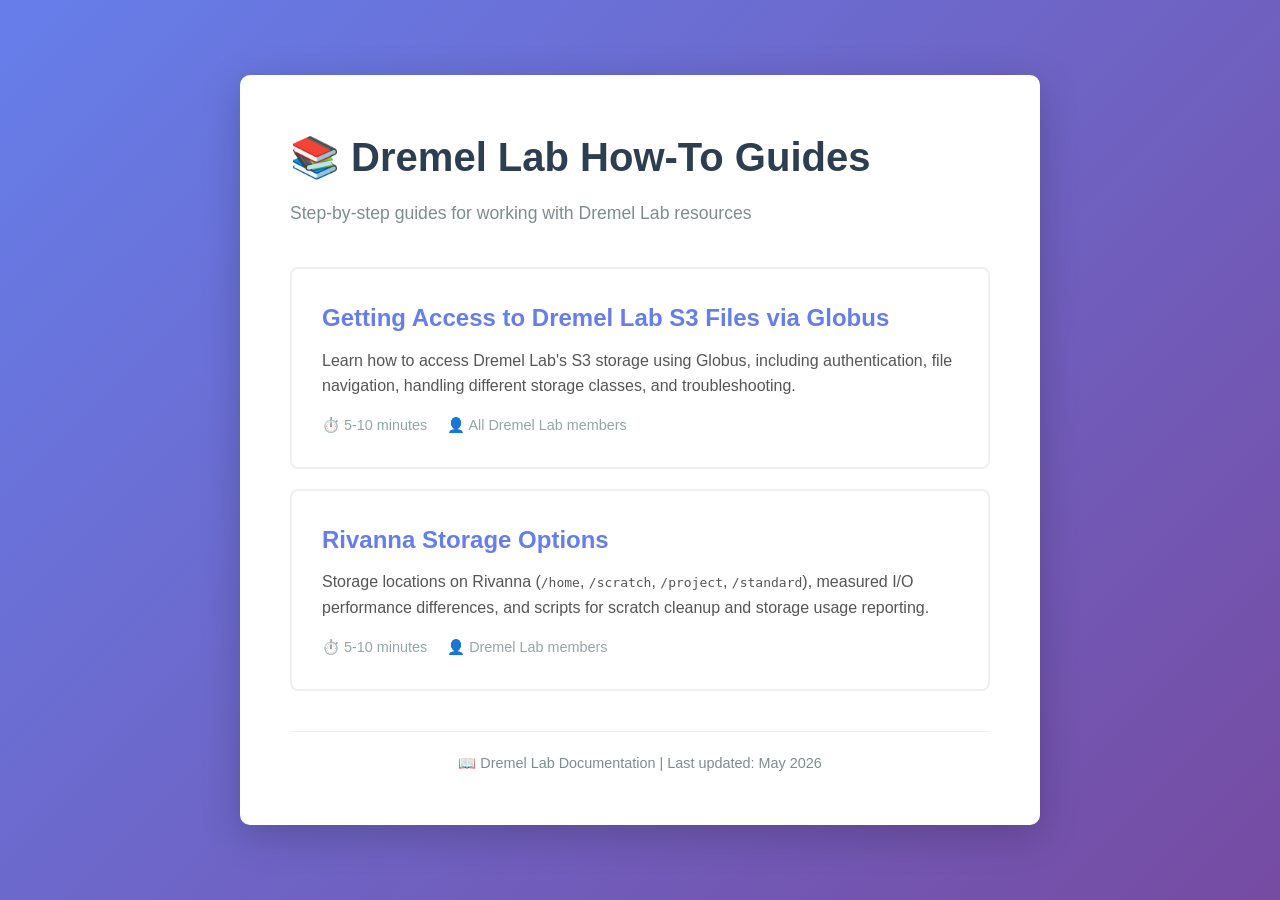
<file: index.html>
<!DOCTYPE html>
<html lang="en">
<head>
    <meta charset="UTF-8">
    <meta name="viewport" content="width=device-width, initial-scale=1.0">
    <title>Dremel Lab How-To Guides</title>
    <style>
        * {
            margin: 0;
            padding: 0;
            box-sizing: border-box;
        }

        body {
            font-family: -apple-system, BlinkMacSystemFont, "Segoe UI", Roboto, "Helvetica Neue", Arial, sans-serif;
            line-height: 1.6;
            color: #333;
            background: linear-gradient(135deg, #667eea 0%, #764ba2 100%);
            min-height: 100vh;
            display: flex;
            align-items: center;
            justify-content: center;
            padding: 20px;
        }

        .container {
            background: white;
            border-radius: 10px;
            box-shadow: 0 10px 40px rgba(0, 0, 0, 0.2);
            max-width: 800px;
            width: 100%;
            padding: 50px;
        }

        h1 {
            color: #2c3e50;
            margin-bottom: 10px;
            font-size: 2.5em;
        }

        .subtitle {
            color: #7f8c8d;
            margin-bottom: 40px;
            font-size: 1.1em;
        }

        .guides {
            display: grid;
            gap: 20px;
        }

        .guide-card {
            border: 2px solid #ecf0f1;
            border-radius: 8px;
            padding: 30px;
            transition: all 0.3s ease;
            text-decoration: none;
            color: inherit;
            display: block;
        }

        .guide-card:hover {
            border-color: #667eea;
            box-shadow: 0 5px 20px rgba(102, 126, 234, 0.2);
            transform: translateY(-2px);
        }

        .guide-card h2 {
            color: #667eea;
            margin-bottom: 10px;
            font-size: 1.5em;
        }

        .guide-card p {
            color: #555;
            margin-bottom: 15px;
        }

        .guide-meta {
            display: flex;
            gap: 20px;
            font-size: 0.9em;
            color: #95a5a6;
        }

        .guide-meta span {
            display: flex;
            align-items: center;
            gap: 5px;
        }

        .footer {
            margin-top: 40px;
            padding-top: 20px;
            border-top: 1px solid #ecf0f1;
            text-align: center;
            color: #7f8c8d;
            font-size: 0.9em;
        }
    </style>
</head>
<body>
    <div class="container">
        <h1>📚 Dremel Lab How-To Guides</h1>
        <p class="subtitle">Step-by-step guides for working with Dremel Lab resources</p>

        <div class="guides">
            <a href="guides/s3-globus-access/s3_globus_access_guide.html" class="guide-card">
                <h2>Getting Access to Dremel Lab S3 Files via Globus</h2>
                <p>Learn how to access Dremel Lab's S3 storage using Globus, including authentication, file navigation, handling different storage classes, and troubleshooting.</p>
                <div class="guide-meta">
                    <span>⏱️ 5-10 minutes</span>
                    <span>👤 All Dremel Lab members</span>
                </div>
            </a>
            <a href="guides/rivanna-storage-options/rivanna_storage_guide.html" class="guide-card">
                <h2>Rivanna Storage Options</h2>
                <p>Storage locations on Rivanna (<code>/home</code>, <code>/scratch</code>, <code>/project</code>, <code>/standard</code>), measured I/O performance differences, and scripts for scratch cleanup and storage usage reporting.</p>
                <div class="guide-meta">
                    <span>⏱️ 5-10 minutes</span>
                    <span>👤 Dremel Lab members</span>
                </div>
            </a>
        </div>

        <div class="footer">
            <p>📖 Dremel Lab Documentation | Last updated: May 2026</p>
        </div>
    </div>
</body>
</html>
</file>
